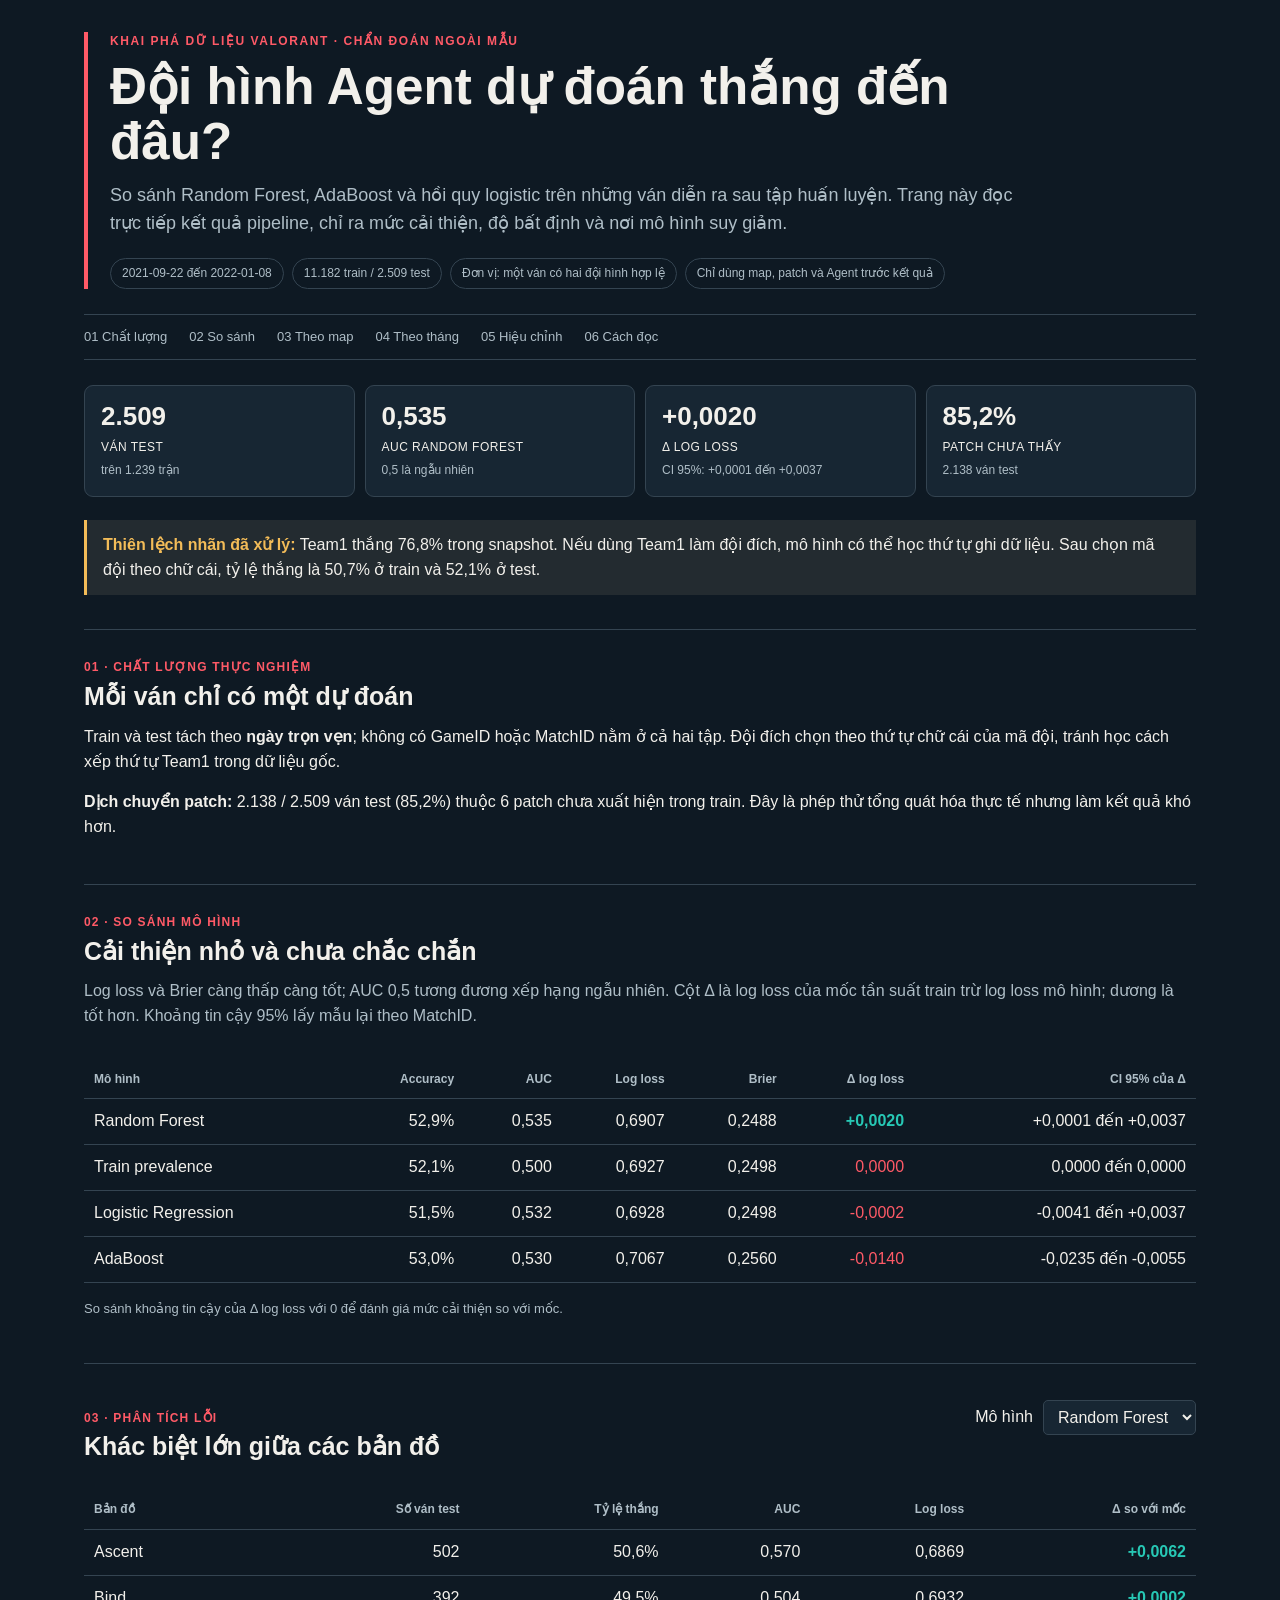
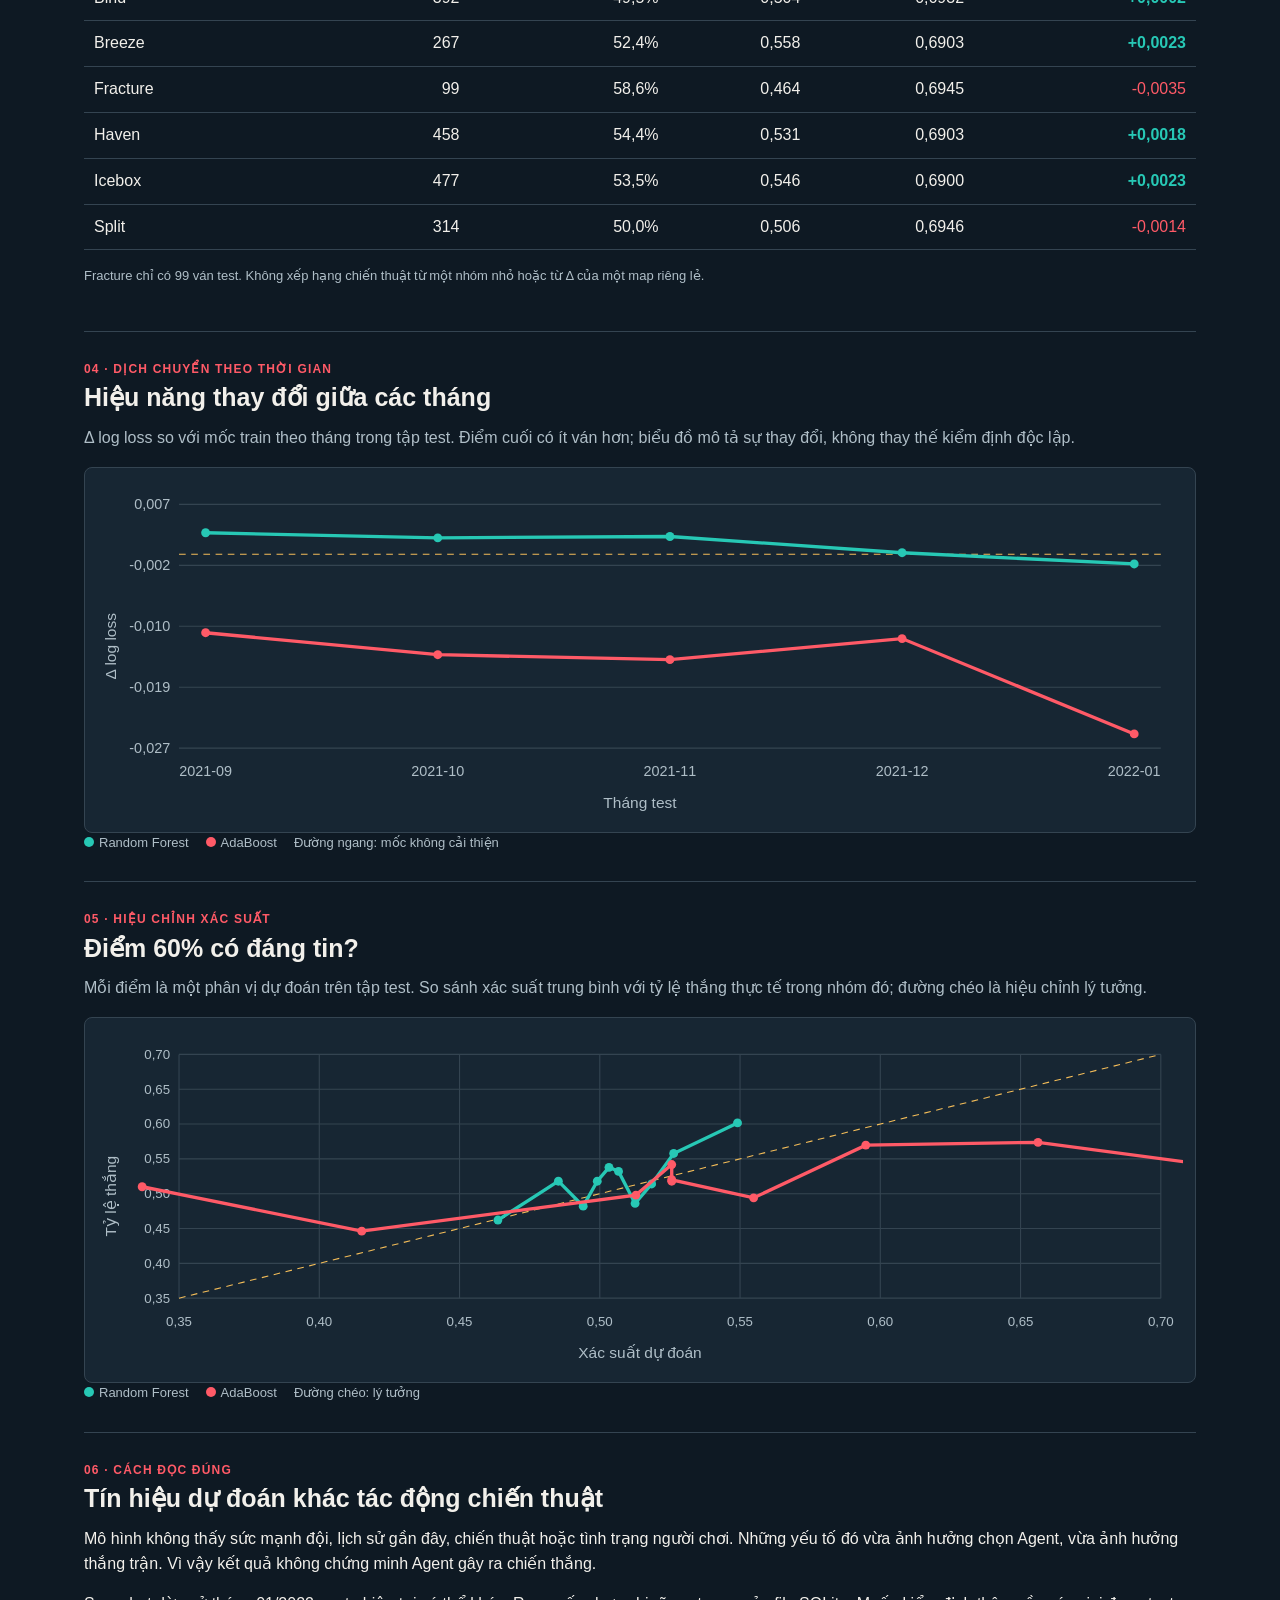
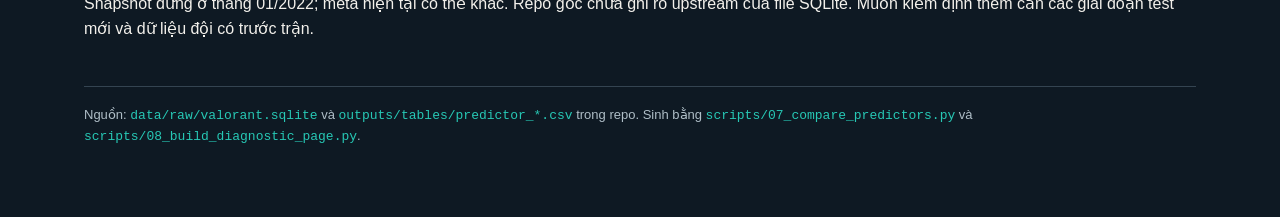
<file: dashboard/predictor_diagnostics.html>
<!doctype html>
<html lang="vi"><head><meta charset="utf-8"><meta name="viewport" content="width=device-width,initial-scale=1">
<title>Chẩn đoán mô hình dự đoán thắng Valorant</title>
<style>
:root{--bg:#0e1923;--surface:#172633;--line:#344451;--ink:#f2f0eb;--muted:#afbec7;--teal:#27c8b5;--red:#ff5a67;--amber:#f3bc58}
*{box-sizing:border-box}html{scroll-behavior:smooth}body{margin:0;background:var(--bg);color:var(--ink);font:16px/1.55 Arial,sans-serif}a{color:var(--teal)}
.wrap{max-width:1160px;margin:auto;padding:32px 24px 72px}.hero{border-left:4px solid var(--red);padding:0 0 0 22px}.eyebrow{color:var(--red);font-size:12px;font-weight:700;letter-spacing:.13em;text-transform:uppercase}
h1{font-size:clamp(32px,4vw,52px);line-height:1.08;max-width:900px;margin:8px 0 13px}h2{font-size:25px;margin:0 0 9px}p{margin:8px 0 16px}.lead{max-width:920px;color:var(--muted);font-size:18px}
.meta{display:flex;flex-wrap:wrap;gap:8px;margin-top:20px}.meta span{border:1px solid var(--line);border-radius:40px;padding:5px 11px;font-size:12px;color:var(--muted)}
nav{display:flex;gap:22px;flex-wrap:wrap;border-top:1px solid var(--line);border-bottom:1px solid var(--line);padding:12px 0;margin:25px 0;color:var(--muted);font-size:13px}nav a{text-decoration:none;color:inherit}nav a:hover{color:var(--ink)}
.kpis{display:grid;grid-template-columns:repeat(4,1fr);gap:10px}.kpi{background:var(--surface);border:1px solid var(--line);border-radius:9px;padding:16px}.kpi strong{display:block;font-size:26px;line-height:1.15}.kpi span{display:block;font-size:12px;letter-spacing:.04em;text-transform:uppercase;margin-top:6px}.kpi small{display:block;color:var(--muted);font-size:12px;margin-top:5px}
.notice{border-left:3px solid var(--amber);background:#232b30;padding:13px 16px;margin:23px 0 34px}.notice strong{color:var(--amber)}
section{padding:28px 0;border-top:1px solid var(--line)}.section-head{display:flex;align-items:baseline;justify-content:space-between;gap:20px}.kicker{color:var(--red);font-size:12px;font-weight:700;letter-spacing:.1em}.muted{color:var(--muted)}
.scroll{overflow-x:auto}.data{width:100%;border-collapse:collapse;margin:15px 0 8px;font-variant-numeric:tabular-nums}.data th,.data td{border-bottom:1px solid var(--line);padding:10px;text-align:right;white-space:nowrap}.data th:first-child,.data td:first-child{text-align:left}.data th{font-size:12px;color:var(--muted);font-weight:700}.data tbody tr:hover{background:var(--surface)}.data .best{color:var(--teal);font-weight:700}.data .bad{color:var(--red)}
.small{font-size:13px;color:var(--muted)}.grid{display:grid;grid-template-columns:1fr 1fr;gap:28px}.chart{width:100%;min-height:300px;background:var(--surface);border:1px solid var(--line);border-radius:8px;padding:12px}
.legend{display:flex;gap:17px;flex-wrap:wrap;font-size:13px;color:var(--muted)}.legend b{display:inline-block;width:10px;height:10px;border-radius:50%;margin-right:5px}.control{display:flex;align-items:center;gap:10px;margin:8px 0 6px}select{background:var(--surface);color:var(--ink);border:1px solid var(--line);padding:7px 10px;border-radius:5px;font:inherit}
footer{border-top:1px solid var(--line);padding-top:18px;color:var(--muted);font-size:13px}code{color:var(--teal)}
@media(max-width:800px){.kpis{grid-template-columns:repeat(2,1fr)}.grid{grid-template-columns:1fr}.wrap{padding:20px 14px 50px}.data{font-size:13px}.data th,.data td{padding:8px}}
</style></head><body><div class="wrap">
<header class="hero"><div class="eyebrow">Khai phá dữ liệu Valorant · Chẩn đoán ngoài mẫu</div>
<h1>Đội hình Agent dự đoán thắng đến đâu?</h1>
<p class="lead">So sánh Random Forest, AdaBoost và hồi quy logistic trên những ván diễn ra sau tập huấn luyện. Trang này đọc trực tiếp kết quả pipeline, chỉ ra mức cải thiện, độ bất định và nơi mô hình suy giảm.</p>
<div class="meta"><span id="dateRange"></span><span id="datasetSize"></span><span>Đơn vị: một ván có hai đội hình hợp lệ</span><span>Chỉ dùng map, patch và Agent trước kết quả</span></div></header>
<nav aria-label="Mục lục"><a href="#quality">01 Chất lượng</a><a href="#comparison">02 So sánh</a><a href="#maps">03 Theo map</a><a href="#time">04 Theo tháng</a><a href="#calibration">05 Hiệu chỉnh</a><a href="#limits">06 Cách đọc</a></nav>
<div class="kpis" id="kpis"></div><div class="notice" id="bias"></div>
<section id="quality"><div class="kicker">01 · CHẤT LƯỢNG THỰC NGHIỆM</div><h2>Mỗi ván chỉ có một dự đoán</h2>
<p>Train và test tách theo <strong>ngày trọn vẹn</strong>; không có GameID hoặc MatchID nằm ở cả hai tập. Đội đích chọn theo thứ tự chữ cái của mã đội, tránh học cách xếp thứ tự Team1 trong dữ liệu gốc.</p>
<p id="patchDrift"></p></section>
<section id="comparison"><div class="kicker">02 · SO SÁNH MÔ HÌNH</div><h2>Cải thiện nhỏ và chưa chắc chắn</h2>
<p class="muted">Log loss và Brier càng thấp càng tốt; AUC 0,5 tương đương xếp hạng ngẫu nhiên. Cột Δ là log loss của mốc tần suất train trừ log loss mô hình; dương là tốt hơn. Khoảng tin cậy 95% lấy mẫu lại theo MatchID.</p>
<div class="scroll"><table class="data" aria-label="Bảng mô hình" id="modelTable"><thead><tr><th>Mô hình</th><th>Accuracy</th><th>AUC</th><th>Log loss</th><th>Brier</th><th>Δ log loss</th><th>CI 95% của Δ</th></tr></thead><tbody></tbody></table></div>
<p class="small">So sánh khoảng tin cậy của Δ log loss với 0 để đánh giá mức cải thiện so với mốc.</p></section>
<section id="maps"><div class="section-head"><div><div class="kicker">03 · PHÂN TÍCH LỖI</div><h2>Khác biệt lớn giữa các bản đồ</h2></div><div class="control"><label for="mapModel">Mô hình</label><select id="mapModel"><option>Random Forest</option><option>AdaBoost</option></select></div></div>
<div class="scroll"><table class="data" aria-label="Hiệu năng theo bản đồ" id="mapTable"><thead><tr><th>Bản đồ</th><th>Số ván test</th><th>Tỷ lệ thắng</th><th>AUC</th><th>Log loss</th><th>Δ so với mốc</th></tr></thead><tbody></tbody></table></div><p class="small">Fracture chỉ có 99 ván test. Không xếp hạng chiến thuật từ một nhóm nhỏ hoặc từ Δ của một map riêng lẻ.</p></section>
<section id="time"><div class="kicker">04 · DỊCH CHUYỂN THEO THỜI GIAN</div><h2>Hiệu năng thay đổi giữa các tháng</h2><p class="muted">Δ log loss so với mốc train theo tháng trong tập test. Điểm cuối có ít ván hơn; biểu đồ mô tả sự thay đổi, không thay thế kiểm định độc lập.</p>
<div class="chart" id="monthChart" role="img" aria-label="Biểu đồ mức giảm log loss theo tháng"></div><div class="legend"><span><b style="background:var(--teal)"></b>Random Forest</span><span><b style="background:var(--red)"></b>AdaBoost</span><span>Đường ngang: mốc không cải thiện</span></div></section>
<section id="calibration"><div class="kicker">05 · HIỆU CHỈNH XÁC SUẤT</div><h2>Điểm 60% có đáng tin?</h2><p class="muted">Mỗi điểm là một phân vị dự đoán trên tập test. So sánh xác suất trung bình với tỷ lệ thắng thực tế trong nhóm đó; đường chéo là hiệu chỉnh lý tưởng.</p>
<div class="chart" id="calChart" role="img" aria-label="Biểu đồ hiệu chỉnh xác suất"></div><div class="legend"><span><b style="background:var(--teal)"></b>Random Forest</span><span><b style="background:var(--red)"></b>AdaBoost</span><span>Đường chéo: lý tưởng</span></div></section>
<section id="limits"><div class="kicker">06 · CÁCH ĐỌC ĐÚNG</div><h2>Tín hiệu dự đoán khác tác động chiến thuật</h2>
<p>Mô hình không thấy sức mạnh đội, lịch sử gần đây, chiến thuật hoặc tình trạng người chơi. Những yếu tố đó vừa ảnh hưởng chọn Agent, vừa ảnh hưởng thắng trận. Vì vậy kết quả không chứng minh Agent gây ra chiến thắng.</p>
<p>Snapshot dừng ở tháng 01/2022; meta hiện tại có thể khác. Repo gốc chưa ghi rõ upstream của file SQLite. Muốn kiểm định thêm cần các giai đoạn test mới và dữ liệu đội có trước trận.</p></section>
<footer>Nguồn: <code>data/raw/valorant.sqlite</code> và <code>outputs/tables/predictor_*.csv</code> trong repo. Sinh bằng <code>scripts/07_compare_predictors.py</code> và <code>scripts/08_build_diagnostic_page.py</code>.</footer></div>
<script>const DATA={"summary":[{"model":"Random Forest","n_train":11182,"n_test":2509,"test_accuracy":0.5292945397,"test_roc_auc":0.5347180229,"test_log_loss":0.6907128328,"test_brier":0.2487862314,"fit_predict_seconds":0.5555556,"delta_log_loss_vs_baseline":0.0019731484,"delta_ci_low":0.0001168245,"delta_ci_high":0.0036904477,"bootstrap_groups":1239,"bootstrap_replicates":2000},{"model":"Train prevalence","n_train":11182,"n_test":2509,"test_accuracy":0.5209246712,"test_roc_auc":0.5,"test_log_loss":0.6926859812,"test_brier":0.2497694122,"fit_predict_seconds":0.0,"delta_log_loss_vs_baseline":0.0,"delta_ci_low":0.0,"delta_ci_high":0.0,"bootstrap_groups":1239,"bootstrap_replicates":2000},{"model":"Logistic Regression","n_train":11182,"n_test":2509,"test_accuracy":0.5153447589,"test_roc_auc":0.531665854,"test_log_loss":0.6928420518,"test_brier":0.2498456899,"fit_predict_seconds":0.0448798,"delta_log_loss_vs_baseline":-0.0001560706,"delta_ci_low":-0.0041498656,"delta_ci_high":0.0036504284,"bootstrap_groups":1239,"bootstrap_replicates":2000},{"model":"AdaBoost","n_train":11182,"n_test":2509,"test_accuracy":0.5296931048,"test_roc_auc":0.5298501477,"test_log_loss":0.7066786251,"test_brier":0.2559534358,"fit_predict_seconds":1.3638112,"delta_log_loss_vs_baseline":-0.0139926439,"delta_ci_low":-0.0235392664,"delta_ci_high":-0.0054826954,"bootstrap_groups":1239,"bootstrap_replicates":2000}],"maps":[{"Map":"Ascent","model":"Random Forest","n_games":502,"win_rate":0.5059760956,"roc_auc":0.5702311405,"log_loss":0.686857127,"delta_log_loss_vs_baseline":0.0062192345},{"Map":"Ascent","model":"Train prevalence","n_games":502,"win_rate":0.5059760956,"roc_auc":0.5,"log_loss":0.6930763615,"delta_log_loss_vs_baseline":0.0},{"Map":"Ascent","model":"Logistic Regression","n_games":502,"win_rate":0.5059760956,"roc_auc":0.5547132969,"log_loss":0.6865196603,"delta_log_loss_vs_baseline":0.0065567012},{"Map":"Ascent","model":"AdaBoost","n_games":502,"win_rate":0.5059760956,"roc_auc":0.5515700406,"log_loss":0.6996219868,"delta_log_loss_vs_baseline":-0.0065456253},{"Map":"Bind","model":"Random Forest","n_games":392,"win_rate":0.4948979592,"roc_auc":0.5040482141,"log_loss":0.6931569673,"delta_log_loss_vs_baseline":0.0002086984},{"Map":"Bind","model":"Train prevalence","n_games":392,"win_rate":0.4948979592,"roc_auc":0.5,"log_loss":0.6933656657,"delta_log_loss_vs_baseline":0.0},{"Map":"Bind","model":"Logistic Regression","n_games":392,"win_rate":0.4948979592,"roc_auc":0.5257992294,"log_loss":0.6941830501,"delta_log_loss_vs_baseline":-0.0008173844},{"Map":"Bind","model":"AdaBoost","n_games":392,"win_rate":0.4948979592,"roc_auc":0.4994793294,"log_loss":0.7172107097,"delta_log_loss_vs_baseline":-0.023845044},{"Map":"Breeze","model":"Random Forest","n_games":267,"win_rate":0.5243445693,"roc_auc":0.5579583802,"log_loss":0.690342456,"delta_log_loss_vs_baseline":0.002254215},{"Map":"Breeze","model":"Train prevalence","n_games":267,"win_rate":0.5243445693,"roc_auc":0.5,"log_loss":0.692596671,"delta_log_loss_vs_baseline":0.0},{"Map":"Breeze","model":"Logistic Regression","n_games":267,"win_rate":0.5243445693,"roc_auc":0.5730033746,"log_loss":0.6909578601,"delta_log_loss_vs_baseline":0.0016388109},{"Map":"Breeze","model":"AdaBoost","n_games":267,"win_rate":0.5243445693,"roc_auc":0.5481721035,"log_loss":0.6875707275,"delta_log_loss_vs_baseline":0.0050259434},{"Map":"Fracture","model":"Random Forest","n_games":99,"win_rate":0.5858585859,"roc_auc":0.4644659378,"log_loss":0.6944749003,"delta_log_loss_vs_baseline":-0.0034846605},{"Map":"Fracture","model":"Train prevalence","n_games":99,"win_rate":0.5858585859,"roc_auc":0.5,"log_loss":0.6909902398,"delta_log_loss_vs_baseline":0.0},{"Map":"Fracture","model":"Logistic Regression","n_games":99,"win_rate":0.5858585859,"roc_auc":0.4623633305,"log_loss":0.7063270325,"delta_log_loss_vs_baseline":-0.0153367927},{"Map":"Fracture","model":"AdaBoost","n_games":99,"win_rate":0.5858585859,"roc_auc":0.4512195122,"log_loss":0.7143868349,"delta_log_loss_vs_baseline":-0.0233965952},{"Map":"Haven","model":"Random Forest","n_games":458,"win_rate":0.5436681223,"roc_auc":0.5308314598,"log_loss":0.6903025359,"delta_log_loss_vs_baseline":0.0017895028},{"Map":"Haven","model":"Train prevalence","n_games":458,"win_rate":0.5436681223,"roc_auc":0.5,"log_loss":0.6920920387,"delta_log_loss_vs_baseline":0.0},{"Map":"Haven","model":"Logistic Regression","n_games":458,"win_rate":0.5436681223,"roc_auc":0.5155550431,"log_loss":0.6925857329,"delta_log_loss_vs_baseline":-0.0004936941},{"Map":"Haven","model":"AdaBoost","n_games":458,"win_rate":0.5436681223,"roc_auc":0.5304567553,"log_loss":0.7010015807,"delta_log_loss_vs_baseline":-0.008909542},{"Map":"Icebox","model":"Random Forest","n_games":477,"win_rate":0.534591195,"roc_auc":0.5459282812,"log_loss":0.6899985842,"delta_log_loss_vs_baseline":0.0023304974},{"Map":"Icebox","model":"Train prevalence","n_games":477,"win_rate":0.534591195,"roc_auc":0.5,"log_loss":0.6923290816,"delta_log_loss_vs_baseline":0.0},{"Map":"Icebox","model":"Logistic Regression","n_games":477,"win_rate":0.534591195,"roc_auc":0.5435877054,"log_loss":0.6919158331,"delta_log_loss_vs_baseline":0.0004132485},{"Map":"Icebox","model":"AdaBoost","n_games":477,"win_rate":0.534591195,"roc_auc":0.5310369193,"log_loss":0.7063288984,"delta_log_loss_vs_baseline":-0.0139998168},{"Map":"Split","model":"Random Forest","n_games":314,"win_rate":0.5,"roc_auc":0.5062680028,"log_loss":0.6946380622,"delta_log_loss_vs_baseline":-0.0014056357},{"Map":"Split","model":"Train prevalence","n_games":314,"win_rate":0.5,"roc_auc":0.5,"log_loss":0.6932324265,"delta_log_loss_vs_baseline":0.0},{"Map":"Split","model":"Logistic Regression","n_games":314,"win_rate":0.5,"roc_auc":0.5003448416,"log_loss":0.7004071341,"delta_log_loss_vs_baseline":-0.0071747076},{"Map":"Split","model":"AdaBoost","n_games":314,"win_rate":0.5,"roc_auc":0.5203659378,"log_loss":0.7274412276,"delta_log_loss_vs_baseline":-0.034208801}],"months":[{"month":"2021-09","model":"Random Forest","n_games":324,"win_rate":0.5709876543,"roc_auc":0.5533346296,"log_loss":0.6883642094,"delta_log_loss_vs_baseline":0.003014383},{"month":"2021-09","model":"Train prevalence","n_games":324,"win_rate":0.5709876543,"roc_auc":0.5,"log_loss":0.6913785924,"delta_log_loss_vs_baseline":0.0},{"month":"2021-09","model":"Logistic Regression","n_games":324,"win_rate":0.5709876543,"roc_auc":0.5387905892,"log_loss":0.694011629,"delta_log_loss_vs_baseline":-0.0026330366},{"month":"2021-09","model":"AdaBoost","n_games":324,"win_rate":0.5709876543,"roc_auc":0.5282325491,"log_loss":0.7024055668,"delta_log_loss_vs_baseline":-0.0110269744},{"month":"2021-10","model":"Random Forest","n_games":637,"win_rate":0.5149136578,"roc_auc":0.5459241061,"log_loss":0.6905472066,"delta_log_loss_vs_baseline":0.0022957515},{"month":"2021-10","model":"Train prevalence","n_games":637,"win_rate":0.5149136578,"roc_auc":0.5,"log_loss":0.6928429581,"delta_log_loss_vs_baseline":0.0},{"month":"2021-10","model":"Logistic Regression","n_games":637,"win_rate":0.5149136578,"roc_auc":0.5432009235,"log_loss":0.6914101781,"delta_log_loss_vs_baseline":0.00143278},{"month":"2021-10","model":"AdaBoost","n_games":637,"win_rate":0.5149136578,"roc_auc":0.5322243271,"log_loss":0.7069567664,"delta_log_loss_vs_baseline":-0.0141138083},{"month":"2021-11","model":"Random Forest","n_games":1021,"win_rate":0.499510284,"roc_auc":0.5355128353,"log_loss":0.6907580085,"delta_log_loss_vs_baseline":0.0024872069},{"month":"2021-11","model":"Train prevalence","n_games":1021,"win_rate":0.499510284,"roc_auc":0.5,"log_loss":0.6932452154,"delta_log_loss_vs_baseline":0.0},{"month":"2021-11","model":"Logistic Regression","n_games":1021,"win_rate":0.499510284,"roc_auc":0.540197997,"log_loss":0.690783425,"delta_log_loss_vs_baseline":0.0024617904},{"month":"2021-11","model":"AdaBoost","n_games":1021,"win_rate":0.499510284,"roc_auc":0.5377153601,"log_loss":0.7080564276,"delta_log_loss_vs_baseline":-0.0148112122},{"month":"2021-12","model":"Random Forest","n_games":439,"win_rate":0.5580865604,"roc_auc":0.5248053861,"log_loss":0.6915050454,"delta_log_loss_vs_baseline":0.0002104576},{"month":"2021-12","model":"Train prevalence","n_games":439,"win_rate":0.5580865604,"roc_auc":0.5,"log_loss":0.6917155029,"delta_log_loss_vs_baseline":0.0},{"month":"2021-12","model":"Logistic Regression","n_games":439,"win_rate":0.5580865604,"roc_auc":0.5126446455,"log_loss":0.6984366259,"delta_log_loss_vs_baseline":-0.006721123},{"month":"2021-12","model":"AdaBoost","n_games":439,"win_rate":0.5580865604,"roc_auc":0.5276562171,"log_loss":0.7035626399,"delta_log_loss_vs_baseline":-0.0118471369},{"month":"2022-01","model":"Random Forest","n_games":88,"win_rate":0.4431818182,"roc_auc":0.4618001047,"log_loss":0.6960827433,"delta_log_loss_vs_baseline":-0.0013665168},{"month":"2022-01","model":"Train prevalence","n_games":88,"win_rate":0.4431818182,"roc_auc":0.5,"log_loss":0.6947162265,"delta_log_loss_vs_baseline":0.0},{"month":"2022-01","model":"Logistic Regression","n_games":88,"win_rate":0.4431818182,"roc_auc":0.4848246991,"log_loss":0.6948761488,"delta_log_loss_vs_baseline":-0.0001599222},{"month":"2022-01","model":"AdaBoost","n_games":88,"win_rate":0.4431818182,"roc_auc":0.4848246991,"log_loss":0.719956763,"delta_log_loss_vs_baseline":-0.0252405364}],"calibration":[{"model":"Random Forest","decile":1,"n_games":251,"mean_predicted":0.4636807358,"observed_win_rate":0.4621513944},{"model":"Random Forest","decile":2,"n_games":251,"mean_predicted":0.4852301828,"observed_win_rate":0.5179282869},{"model":"Random Forest","decile":3,"n_games":251,"mean_predicted":0.4940847437,"observed_win_rate":0.4820717131},{"model":"Random Forest","decile":4,"n_games":251,"mean_predicted":0.4991002505,"observed_win_rate":0.5179282869},{"model":"Random Forest","decile":5,"n_games":251,"mean_predicted":0.5032738558,"observed_win_rate":0.5378486056},{"model":"Random Forest","decile":6,"n_games":250,"mean_predicted":0.5066794893,"observed_win_rate":0.532},{"model":"Random Forest","decile":7,"n_games":251,"mean_predicted":0.5125864305,"observed_win_rate":0.4860557769},{"model":"Random Forest","decile":8,"n_games":251,"mean_predicted":0.5184772883,"observed_win_rate":0.5139442231},{"model":"Random Forest","decile":9,"n_games":251,"mean_predicted":0.526340044,"observed_win_rate":0.5577689243},{"model":"Random Forest","decile":10,"n_games":251,"mean_predicted":0.5490943207,"observed_win_rate":0.6015936255},{"model":"Logistic Regression","decile":1,"n_games":251,"mean_predicted":0.4098830744,"observed_win_rate":0.4661354582},{"model":"Logistic Regression","decile":2,"n_games":251,"mean_predicted":0.4447451501,"observed_win_rate":0.4860557769},{"model":"Logistic Regression","decile":3,"n_games":251,"mean_predicted":0.4649252082,"observed_win_rate":0.5219123506},{"model":"Logistic Regression","decile":4,"n_games":251,"mean_predicted":0.4763486443,"observed_win_rate":0.4940239044},{"model":"Logistic Regression","decile":5,"n_games":251,"mean_predicted":0.4889934549,"observed_win_rate":0.5378486056},{"model":"Logistic Regression","decile":6,"n_games":250,"mean_predicted":0.4977688103,"observed_win_rate":0.516},{"model":"Logistic Regression","decile":7,"n_games":251,"mean_predicted":0.5085118397,"observed_win_rate":0.5537848606},{"model":"Logistic Regression","decile":8,"n_games":251,"mean_predicted":0.522834071,"observed_win_rate":0.5019920319},{"model":"Logistic Regression","decile":9,"n_games":251,"mean_predicted":0.54146156,"observed_win_rate":0.5856573705},{"model":"Logistic Regression","decile":10,"n_games":251,"mean_predicted":0.5802360751,"observed_win_rate":0.5458167331},{"model":"AdaBoost","decile":1,"n_games":251,"mean_predicted":0.3368540878,"observed_win_rate":0.5099601594},{"model":"AdaBoost","decile":2,"n_games":251,"mean_predicted":0.4151324989,"observed_win_rate":0.4462151394},{"model":"AdaBoost","decile":3,"n_games":251,"mean_predicted":0.5128686918,"observed_win_rate":0.4980079681},{"model":"AdaBoost","decile":4,"n_games":251,"mean_predicted":0.5256411794,"observed_win_rate":0.5418326693},{"model":"AdaBoost","decile":5,"n_games":251,"mean_predicted":0.5256411794,"observed_win_rate":0.5179282869},{"model":"AdaBoost","decile":6,"n_games":250,"mean_predicted":0.5256411794,"observed_win_rate":0.52},{"model":"AdaBoost","decile":7,"n_games":251,"mean_predicted":0.5548423123,"observed_win_rate":0.4940239044},{"model":"AdaBoost","decile":8,"n_games":251,"mean_predicted":0.5948274444,"observed_win_rate":0.5697211155},{"model":"AdaBoost","decile":9,"n_games":251,"mean_predicted":0.6562366633,"observed_win_rate":0.5737051793},{"model":"AdaBoost","decile":10,"n_games":251,"mean_predicted":0.7232299506,"observed_win_rate":0.5378486056}],"split":{"train_first":"2020-06-08","train_last":"2021-09-21","test_first":"2021-09-22","test_last":"2022-01-08","n_games":13691,"n_train":11182,"n_test":2509,"n_train_matches":5340,"n_test_matches":1239,"positive_rate_train":0.5065283491325344,"positive_rate_test":0.5209246711837385,"features":["Map","Patch","agent_astra","agent_breach","agent_brimstone","agent_chamber","agent_cypher","agent_jett","agent_kayo","agent_killjoy","agent_omen","agent_phoenix","agent_raze","agent_reyna","agent_sage","agent_skye","agent_sova","agent_viper","agent_yoru"],"split":"80% of unique dates for training; remaining dates for test","raw_team1_win_rate":0.7676575852749982,"unseen_patch_test_games":2138,"unseen_patch_test_labels":["Patch 3.06","Patch 3.07","Patch 3.08","Patch 3.09","Patch 3.10","Patch 3.12"]}};
const fmt=(x,n=3)=>Number(x).toFixed(n).replace('.',','); const pct=x=>fmt(x*100,1)+'%'; const signed=x=>(x>0?'+':'')+fmt(x,4);
const split=DATA.split, summary=DATA.summary;
document.querySelector('#dateRange').textContent=split.test_first+' đến '+split.test_last;
document.querySelector('#datasetSize').textContent=split.n_train.toLocaleString('vi-VN')+' train / '+split.n_test.toLocaleString('vi-VN')+' test';
const best=summary.find(x=>x.model==='Random Forest'); const unseen=split.unseen_patch_test_games;
document.querySelector('#kpis').innerHTML=[
 ['Ván test',split.n_test.toLocaleString('vi-VN'),'trên '+split.n_test_matches.toLocaleString('vi-VN')+' trận'],
 ['AUC Random Forest',fmt(best.test_roc_auc),'0,5 là ngẫu nhiên'],
 ['Δ log loss',signed(best.delta_log_loss_vs_baseline),'CI 95%: '+signed(best.delta_ci_low)+' đến '+signed(best.delta_ci_high)],
 ['Patch chưa thấy',pct(unseen/split.n_test),unseen.toLocaleString('vi-VN')+' ván test']]
 .map(([v,a,b])=>'<div class="kpi"><strong>'+a+'</strong><span>'+v+'</span><small>'+b+'</small></div>').join('');
document.querySelector('#bias').innerHTML='<strong>Thiên lệch nhãn đã xử lý:</strong> Team1 thắng '+pct(split.raw_team1_win_rate)+' trong snapshot. Nếu dùng Team1 làm đội đích, mô hình có thể học thứ tự ghi dữ liệu. Sau chọn mã đội theo chữ cái, tỷ lệ thắng là '+pct(split.positive_rate_train)+' ở train và '+pct(split.positive_rate_test)+' ở test.';
document.querySelector('#patchDrift').innerHTML='<strong>Dịch chuyển patch:</strong> '+unseen.toLocaleString('vi-VN')+' / '+split.n_test.toLocaleString('vi-VN')+' ván test ('+pct(unseen/split.n_test)+') thuộc '+split.unseen_patch_test_labels.length+' patch chưa xuất hiện trong train. Đây là phép thử tổng quát hóa thực tế nhưng làm kết quả khó hơn.';
document.querySelector('#modelTable tbody').innerHTML=summary.map(x=>'<tr><td>'+x.model+'</td><td>'+pct(x.test_accuracy)+'</td><td>'+fmt(x.test_roc_auc)+'</td><td>'+fmt(x.test_log_loss,4)+'</td><td>'+fmt(x.test_brier,4)+'</td><td class="'+(x.delta_log_loss_vs_baseline>0?'best':'bad')+'">'+signed(x.delta_log_loss_vs_baseline)+'</td><td>'+signed(x.delta_ci_low)+' đến '+signed(x.delta_ci_high)+'</td></tr>').join('');
function maps(){const model=document.querySelector('#mapModel').value;document.querySelector('#mapTable tbody').innerHTML=DATA.maps.filter(x=>x.model===model).map(x=>'<tr><td>'+x.Map+'</td><td>'+x.n_games.toLocaleString('vi-VN')+'</td><td>'+pct(x.win_rate)+'</td><td>'+fmt(x.roc_auc)+'</td><td>'+fmt(x.log_loss,4)+'</td><td class="'+(x.delta_log_loss_vs_baseline>0?'best':'bad')+'">'+signed(x.delta_log_loss_vs_baseline)+'</td></tr>').join('')};document.querySelector('#mapModel').addEventListener('change',maps);maps();
function svgLine(container,series,xValues,yMin,yMax,xLabel,yLabel,reference){const W=980,H=300,L=74,R=20,T=22,B=58;const X=i=>L+24+i*(W-L-R-48)/(xValues.length-1);const Y=v=>T+(yMax-v)*(H-T-B)/(yMax-yMin);let html='<svg viewBox="0 0 '+W+' '+H+'" style="width:100%;height:auto" xmlns="http://www.w3.org/2000/svg">';
 for(let i=0;i<5;i++){let v=yMin+i*(yMax-yMin)/4;html+='<line x1="'+L+'" x2="'+(W-R)+'" y1="'+Y(v)+'" y2="'+Y(v)+'" stroke="#344451"/><text x="'+(L-8)+'" y="'+(Y(v)+4)+'" text-anchor="end" fill="#afbec7" font-size="13">'+fmt(v,3)+'</text>'}
 if(reference!==null)html+='<line x1="'+L+'" x2="'+(W-R)+'" y1="'+Y(reference)+'" y2="'+Y(reference)+'" stroke="#f3bc58" stroke-dasharray="6 5"/>';
 xValues.forEach((v,i)=>html+='<text x="'+X(i)+'" y="'+(H-33)+'" text-anchor="middle" fill="#afbec7" font-size="13">'+v+'</text>');
 series.forEach(s=>{html+='<polyline fill="none" stroke="'+s.color+'" stroke-width="3" points="'+s.values.map((v,i)=>X(i)+','+Y(v)).join(' ')+'"/>';s.values.forEach((v,i)=>html+='<circle cx="'+X(i)+'" cy="'+Y(v)+'" r="4" fill="'+s.color+'"/>')});
 html+='<text x="'+(W/2)+'" y="'+(H-4)+'" text-anchor="middle" fill="#afbec7" font-size="14">'+xLabel+'</text><text transform="translate(17 '+H/2+') rotate(-90)" text-anchor="middle" fill="#afbec7" font-size="14">'+yLabel+'</text></svg>';container.innerHTML=html}
const months=[...new Set(DATA.months.map(x=>x.month))];const modelColors={'Random Forest':'#27c8b5',AdaBoost:'#ff5a67'};
svgLine(document.querySelector('#monthChart'),['Random Forest','AdaBoost'].map(model=>({color:modelColors[model],values:months.map(m=>DATA.months.find(x=>x.model===model&&x.month===m).delta_log_loss_vs_baseline)})),months,Math.min(-.005,...DATA.months.filter(x=>x.model==='Random Forest'||x.model==='AdaBoost').map(x=>x.delta_log_loss_vs_baseline))-.002,Math.max(.005,...DATA.months.filter(x=>x.model==='Random Forest'||x.model==='AdaBoost').map(x=>x.delta_log_loss_vs_baseline))+.002,'Tháng test','Δ log loss',0);
const cal=DATA.calibration;const deciles=[...new Set(cal.map(x=>x.decile))];const W=980,H=300,L=74,R=20,T=22,B=58;const X=v=>L+(v-.35)*(W-L-R)/.35,Y=v=>T+(.7-v)*(H-T-B)/.35;let c='<svg viewBox="0 0 '+W+' '+H+'" style="width:100%;height:auto" xmlns="http://www.w3.org/2000/svg">';
for(let v=.35;v<=.701;v+=.05){c+='<line x1="'+X(v)+'" x2="'+X(v)+'" y1="'+T+'" y2="'+(H-B)+'" stroke="#344451"/><line x1="'+L+'" x2="'+(W-R)+'" y1="'+Y(v)+'" y2="'+Y(v)+'" stroke="#344451"/><text x="'+X(v)+'" y="'+(H-33)+'" text-anchor="middle" fill="#afbec7" font-size="12">'+fmt(v,2)+'</text><text x="'+(L-8)+'" y="'+(Y(v)+4)+'" text-anchor="end" fill="#afbec7" font-size="12">'+fmt(v,2)+'</text>'}
c+='<line x1="'+X(.35)+'" y1="'+Y(.35)+'" x2="'+X(.7)+'" y2="'+Y(.7)+'" stroke="#f3bc58" stroke-dasharray="6 5"/>';
for(const model of ['Random Forest','AdaBoost']){const rows=cal.filter(x=>x.model===model);c+='<polyline fill="none" stroke="'+modelColors[model]+'" stroke-width="3" points="'+rows.map(x=>X(x.mean_predicted)+','+Y(x.observed_win_rate)).join(' ')+'"/>';rows.forEach(x=>c+='<circle cx="'+X(x.mean_predicted)+'" cy="'+Y(x.observed_win_rate)+'" r="4" fill="'+modelColors[model]+'"/>')}
c+='<text x="'+W/2+'" y="'+(H-4)+'" text-anchor="middle" fill="#afbec7" font-size="14">Xác suất dự đoán</text><text transform="translate(17 '+H/2+') rotate(-90)" text-anchor="middle" fill="#afbec7" font-size="14">Tỷ lệ thắng</text></svg>';document.querySelector('#calChart').innerHTML=c;
</script></body></html>
</file>
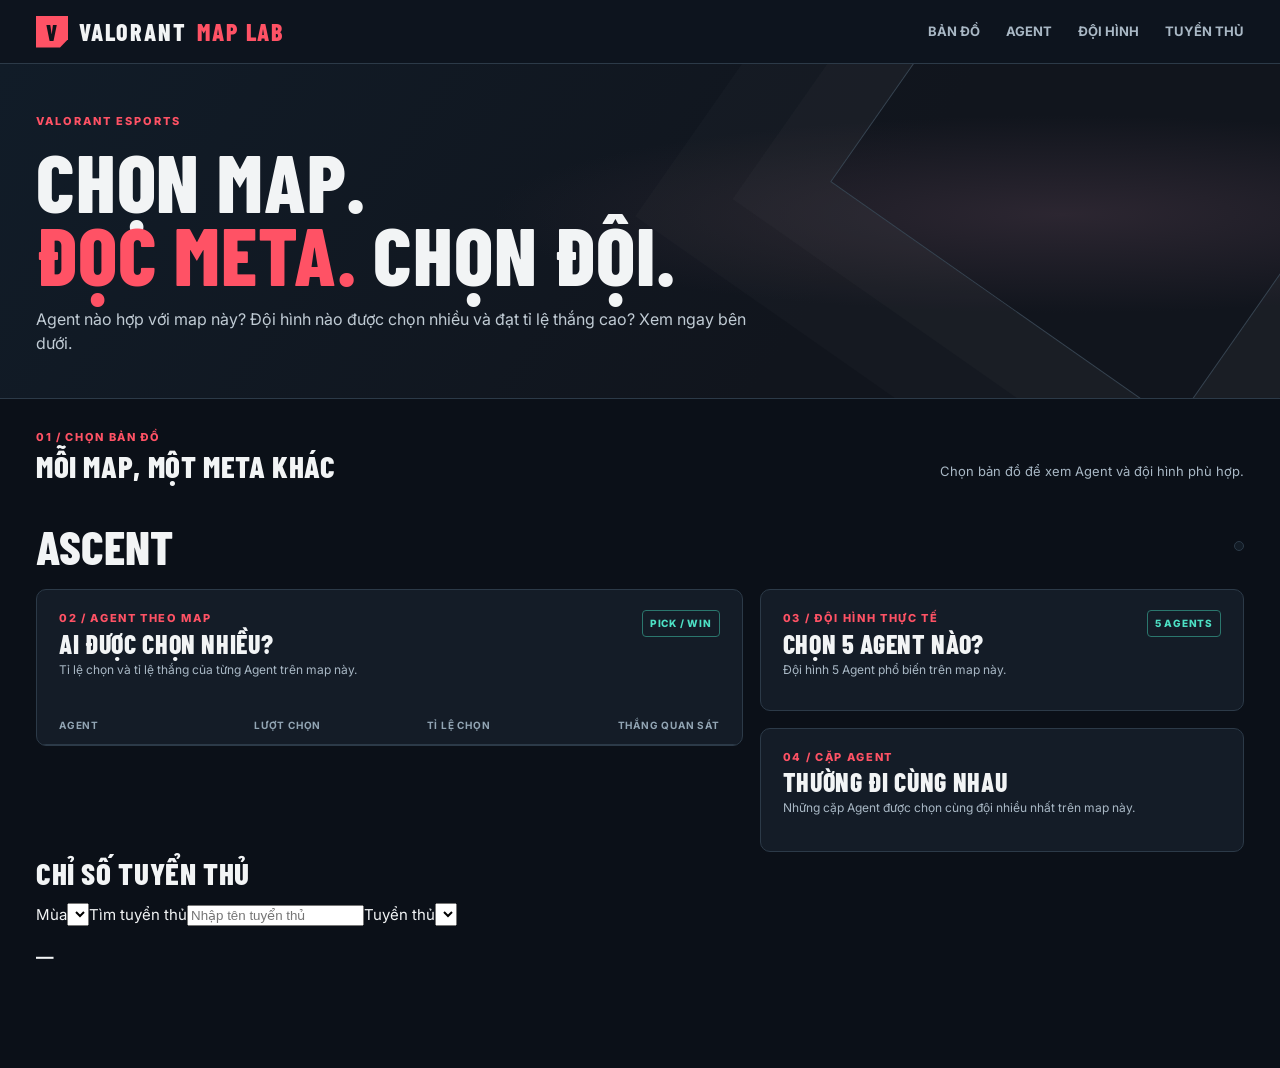
<file: dashboard/public_template.html>
<!doctype html>
<html lang="vi">
<head>
<meta charset="utf-8"><meta name="viewport" content="width=device-width, initial-scale=1">
<title>VALORANT MAP LAB · Agent & đội hình theo map</title>
<meta name="description" content="Khám phá Agent, đội hình 5 người và tỉ lệ thắng quan sát được theo bản đồ từ dữ liệu giải đấu Valorant 2020–2022.">
<style>
@import url('https://fonts.googleapis.com/css2?family=Barlow+Condensed:wght@500;600;700;800&family=Inter:wght@400;500;600;700;800&display=swap');
:root{--bg:#0b1018;--panel:#141c27;--panel2:#1a2531;--line:#2c3a48;--text:#f2f4f5;--muted:#a9b8c5;--red:#ff5265;--mint:#4de0c4;--gold:#ffc873;--blue:#7eb6ff}
*{box-sizing:border-box}html{scroll-behavior:smooth}body{margin:0;background:var(--bg);color:var(--text);font:15px/1.5 Inter,Arial,sans-serif}button,select{font:inherit}button{cursor:pointer}a{color:inherit;text-decoration:none}.shell{max-width:1390px;margin:auto;padding:0 36px}.top{height:64px;border-bottom:1px solid var(--line);background:#0d141e;display:flex;align-items:center}.top .shell{width:100%;display:flex;align-items:center;justify-content:space-between;gap:20px}.brand{display:flex;align-items:center;gap:11px;font:800 24px/1 'Barlow Condensed',Arial,sans-serif;letter-spacing:.075em}.brand-mark{display:inline-grid;place-items:center;width:32px;height:32px;background:var(--red);color:#10131a;clip-path:polygon(0 0,100% 0,100% 74%,75% 100%,0 100%);font:800 22px/1 'Barlow Condensed'}.brand em{font-style:normal;color:var(--red)}.top nav{display:flex;gap:26px;color:var(--muted);font-size:13px;font-weight:700}.top nav a:hover{color:#fff}.top .era{color:var(--mint);font:700 11px Inter;letter-spacing:.1em;border:1px solid #2a665f;border-radius:100px;padding:7px 10px}
.hero{position:relative;overflow:hidden;border-bottom:1px solid var(--line);background:radial-gradient(ellipse at 83% 45%,#2c2631 0,transparent 38%),linear-gradient(125deg,#111c28,#11151d 65%)}.hero:after{content:"";position:absolute;width:420px;height:420px;right:-55px;top:-145px;border:1px solid #364350;transform:rotate(35deg);box-shadow:0 0 0 70px #ffffff05,0 0 0 140px #ffffff04;pointer-events:none}.hero .shell{position:relative;z-index:1;padding-top:49px;padding-bottom:43px}.eyebrow{color:var(--red);font-size:11px;font-weight:800;letter-spacing:.18em;text-transform:uppercase}.hero h1{font:800 clamp(48px,6.4vw,86px)/.9 'Barlow Condensed',Impact,sans-serif;letter-spacing:.01em;text-transform:uppercase;margin:14px 0 16px;max-width:850px}.hero h1 span{color:var(--red)}.hero p{max-width:730px;color:#c0cbd4;font-size:16px;margin:0}
.layout{padding-top:30px;padding-bottom:80px}.section-line{display:flex;justify-content:space-between;align-items:end;gap:20px;margin-bottom:15px}.overline{color:var(--red);font-size:11px;font-weight:800;letter-spacing:.15em;text-transform:uppercase}.section-line h2{font:800 31px/1 'Barlow Condensed',Arial,sans-serif;letter-spacing:.02em;text-transform:uppercase;margin:5px 0 0}.section-line p{margin:0;color:var(--muted);font-size:13px;max-width:700px}.maps{display:grid;grid-template-columns:repeat(7,1fr);gap:9px}.map-tab{position:relative;min-height:70px;text-align:left;overflow:hidden;background:var(--panel);border:1px solid var(--line);border-radius:8px;color:#fff;padding:14px 14px 12px;transition:transform .18s,border-color .18s}.map-tab:hover{transform:translateY(-3px);border-color:#657889}.map-tab.active{border-color:var(--red);background:linear-gradient(145deg,#342634,#18212c)}.map-tab:before{content:"";position:absolute;right:-18px;top:10px;width:78px;height:78px;border:1px solid #ffffff17;transform:rotate(45deg)}.map-tab strong{position:relative;display:block;font:800 24px/1 'Barlow Condensed',Arial;text-transform:uppercase;letter-spacing:.03em}
.toolbar{display:flex;align-items:center;justify-content:space-between;gap:20px;margin:26px 0 19px;flex-wrap:wrap}.context{display:flex;align-items:baseline;gap:13px}.context h2{font:800 48px/1 'Barlow Condensed',Arial;text-transform:uppercase;margin:0}.context span{color:var(--muted);font-size:12px}.period{display:flex;gap:5px;padding:4px;background:#121b25;border:1px solid var(--line);border-radius:8px}.period button{border:0;border-radius:5px;background:transparent;color:var(--muted);padding:8px 12px;font-size:12px;font-weight:700}.period button.active{background:var(--red);color:#16181d}.period button:hover:not(.active){color:#fff;background:#273543}
.main-grid{margin-top:8px;display:grid;align-items:start;grid-template-columns:minmax(0,1.46fr) minmax(330px,1fr);gap:17px}.panel{background:var(--panel);border:1px solid var(--line);border-radius:10px;overflow:hidden}.panel-head{padding:20px 22px 14px;display:flex;justify-content:space-between;align-items:start;gap:12px}.panel-head h3{font:800 26px/1 'Barlow Condensed',Arial;text-transform:uppercase;letter-spacing:.025em;margin:4px 0 4px}.panel-head p{color:var(--muted);font-size:12px;margin:0}.tag{font-size:10px;font-weight:800;letter-spacing:.08em;text-transform:uppercase;color:var(--mint);border:1px solid #2b766d;border-radius:4px;padding:5px 7px;white-space:nowrap}.agent-table{width:100%;border-collapse:collapse}.agent-table th{text-align:left;color:#92a5b4;font-size:10px;letter-spacing:.08em;text-transform:uppercase;padding:11px 22px;border-bottom:1px solid var(--line)}.agent-table td{padding:11px 22px;border-bottom:1px solid #293541;font-size:13px}.agent-table tr:last-child td{border-bottom:0}.agent-table tbody tr:hover{background:#202c38}.agent-table th:nth-child(n+2),.agent-table td:nth-child(n+2){text-align:right}.agent-name{display:flex;align-items:center;gap:10px;font-weight:800;text-transform:capitalize}.avatar{flex:none;width:32px;height:32px;display:grid;place-items:center;background:#34404e;border:1px solid #607081;border-radius:6px;font:800 19px/1 'Barlow Condensed';color:#fff}.avatar.duelist{background:#573139;border-color:#c0656c}.avatar.initiator{background:#544938;border-color:#aa8956}.avatar.controller{background:#31515a;border-color:#5cabb1}.avatar.sentinel{background:#3f4b64;border-color:#718cb9}.role{display:block;font-size:10px;font-weight:500;color:var(--muted);text-transform:capitalize}.rate{display:flex;align-items:center;justify-content:flex-end;gap:9px;font-variant-numeric:tabular-nums}.bar{display:block;width:74px;height:5px;background:#394655;border-radius:4px;overflow:hidden}.bar i{display:block;height:100%;background:var(--red);border-radius:4px}.rate.win .bar i{background:var(--mint)}.subtle{color:var(--muted);font-size:11px}.table-controls{display:flex;gap:8px;padding:0 22px 14px;flex-wrap:wrap}.table-controls button{background:#202b37;border:1px solid #394956;border-radius:20px;color:var(--muted);padding:5px 9px;font-size:11px;font-weight:700}.table-controls button.active{color:#fff;border-color:var(--red);background:#56323a}.table-wrap{overflow-x:auto}
.featured{padding:19px 20px;margin:0 20px 15px;background:linear-gradient(135deg,#28323d,#202b37);border:1px solid #455763;border-left:3px solid var(--mint);border-radius:7px}.featured .mini{color:var(--mint);font-size:10px;font-weight:800;letter-spacing:.11em;text-transform:uppercase}.featured h4{font:800 23px/1 'Barlow Condensed';text-transform:uppercase;margin:6px 0 11px}.chips{display:flex;gap:5px;flex-wrap:wrap}.chip{font-size:11px;font-weight:700;text-transform:capitalize;border:1px solid #50616e;border-radius:4px;background:#17222d;padding:5px 7px;white-space:nowrap}.chip.duelist{border-color:#a75a64;color:#ffb3bb}.chip.initiator{border-color:#9a8052;color:#f5d7a5}.chip.controller{border-color:#4f8e92;color:#b6eeee}.chip.sentinel{border-color:#6b80a8;color:#b9ccf9}.comp-metrics{display:flex;gap:15px;flex-wrap:wrap;margin-top:13px;font-size:11px;color:var(--muted)}.comp-metrics b{font-size:13px;color:#fff}.comp-list{padding:0 20px 17px}.comp-row{padding:13px 0;border-top:1px solid #31404d}.comp-row .topline{display:flex;justify-content:space-between;align-items:center;gap:10px;margin-bottom:8px}.rank{color:var(--red);font:800 18px/1 'Barlow Condensed'}.comp-row .metrics{display:flex;gap:13px;color:var(--muted);font-size:11px;white-space:nowrap}.comp-row .metrics b{color:white}.caution{font-size:11px;color:#e5bd8f;background:#49392855;border-top:1px solid #68523b;padding:12px 20px}.empty{padding:24px;color:var(--muted);font-size:13px}
.side-stack{display:grid;gap:17px;align-content:start}.pair-grid{display:grid;grid-template-columns:repeat(2,1fr);gap:8px;padding:0 20px 20px}.pair{border:1px solid #334451;background:#1d2a36;border-radius:6px;padding:11px 12px}.pair b{display:block;font-size:12px;text-transform:capitalize}.pair span{display:block;color:var(--muted);font-size:11px;margin-top:5px}.event-list{padding:0 20px 18px}.event{display:flex;justify-content:space-between;gap:15px;padding:10px 0;border-top:1px solid #2e3b48;font-size:12px}.event span{color:var(--muted)}.event b{white-space:nowrap;color:var(--mint)}
@media(max-width:1100px){.maps{grid-template-columns:repeat(4,1fr)}.main-grid{grid-template-columns:1fr}}
@media(max-width:680px){.shell{padding-left:16px;padding-right:16px}.top nav{display:none}.hero .shell{padding-top:34px;padding-bottom:32px}.hero h1{font-size:52px}.hero p{font-size:14px}.maps{grid-template-columns:repeat(2,1fr)}.map-tab{min-height:64px}.map-tab small{margin-top:12px}.toolbar{align-items:start}.context h2{font-size:40px}.period{width:100%;overflow-x:auto}.period button{flex:1;min-width:max-content}.section-line{display:block}.section-line p{margin-top:7px}.agent-table th,.agent-table td{padding-left:12px;padding-right:12px}.agent-table td{font-size:12px}.bar{width:42px}.pair-grid{grid-template-columns:1fr}.featured{margin:0 12px 12px}.comp-list{padding:0 12px 12px}.panel-head{padding-left:14px;padding-right:14px}.table-controls{padding-left:14px;padding-right:14px}}
__PLAYER_CSS__
.player-cluster{margin-top:16px;padding:15px;background:#1d2b36;border:1px solid #3b5160;border-radius:7px}.player-cluster strong{display:block;font-size:16px;color:var(--mint)}.player-cluster p{font-size:12px;color:var(--muted);margin:5px 0}.player-cluster small{color:var(--muted);font-size:11px}</style>
</head>
<body>
<header class="top"><div class="shell"><a class="brand" href="#top"><span class="brand-mark">V</span>VALORANT <em>MAP LAB</em></a><nav aria-label="Điều hướng"><a href="#maps">BẢN ĐỒ</a><a href="#agents">AGENT</a><a href="#lineups">ĐỘI HÌNH</a><a href="#players">TUYỂN THỦ</a></nav></div></header>
<section class="hero" id="top"><div class="shell"><div class="eyebrow">VALORANT ESPORTS</div><h1>CHỌN MAP.<br><span>ĐỌC META.</span> CHỌN ĐỘI.</h1><p>Agent nào hợp với map này? Đội hình nào được chọn nhiều và đạt tỉ lệ thắng cao? Xem ngay bên dưới.</p></div></section>
<main class="shell layout"><section id="maps"><div class="section-line"><div><div class="overline">01 / CHỌN BẢN ĐỒ</div><h2>Mỗi map, một meta khác</h2></div><p>Chọn bản đồ để xem Agent và đội hình phù hợp.</p></div><div class="maps" id="mapTabs" role="tablist" aria-label="Chọn bản đồ"></div></section>
<div class="toolbar"><div class="context"><h2 id="mapTitle">ASCENT</h2></div><div class="period" id="periodTabs" role="tablist" aria-label="Chọn giai đoạn"></div></div>
<div class="main-grid"><section class="panel" id="agents"><div class="panel-head"><div><div class="overline">02 / AGENT THEO MAP</div><h3>Ai được chọn nhiều?</h3><p>Tỉ lệ chọn và tỉ lệ thắng của từng Agent trên map này.</p></div><span class="tag">PICK / WIN</span></div><div class="table-controls" id="roleFilters"></div><div class="table-wrap"><table class="agent-table"><thead><tr><th>Agent</th><th>Lượt chọn</th><th>Tỉ lệ chọn</th><th>Thắng quan sát</th></tr></thead><tbody id="agentRows"></tbody></table></div></section>
<div class="side-stack"><section class="panel" id="lineups"><div class="panel-head"><div><div class="overline">03 / ĐỘI HÌNH THỰC TẾ</div><h3>Chọn 5 Agent nào?</h3><p>Đội hình 5 Agent phổ biến trên map này.</p></div><span class="tag">5 AGENTS</span></div><div id="featured"></div><div class="comp-list" id="compList"></div></section>
<section class="panel"><div class="panel-head"><div><div class="overline">04 / CẶP AGENT</div><h3>Thường đi cùng nhau</h3><p>Những cặp Agent được chọn cùng đội nhiều nhất trên map này.</p></div></div><div class="pair-grid" id="pairs"></div></section></div></div>
<section class="player-section" id="players"><div class="section-line"><div><h2>Chỉ số tuyển thủ</h2></div></div><div class="player-controls"><label>Mùa<select id="playerSeason" aria-label="Mùa VCT"></select></label><label>Tìm tuyển thủ<input id="playerSearch" type="search" placeholder="Nhập tên tuyển thủ" aria-label="Tìm tuyển thủ"></label><label>Tuyển thủ<select id="playerSelect" aria-label="Chọn tuyển thủ"></select></label></div><div class="player-grid"><div class="player-radar-card"><div class="player-heading"><div><h3 id="playerName">—</h3></div></div><div id="radarChart" role="img" aria-label="Biểu đồ sáu chỉ số tuyển thủ"></div><div class="player-raw" id="playerRaw"></div><div class="player-cluster" id="playerCluster" aria-live="polite"></div></div><div class="player-metrics" id="playerMetrics"></div></div></section>

</main>
<script>const DATA=__DATA__;
const $=s=>document.querySelector(s),fmt=n=>Number(n).toLocaleString('vi-VN'),pct=n=>n==null?'—':(n*100).toLocaleString('vi-VN',{maximumFractionDigits:1,minimumFractionDigits:1})+'%',esc=s=>String(s).replace(/[&<>"']/g,c=>({'&':'&amp;','<':'&lt;','>':'&gt;','"':'&quot;',"'":'&#39;'}[c]));
const roleLabel={duelist:'Duelist',initiator:'Initiator',controller:'Controller',sentinel:'Sentinel',other:'Khác'};let selectedMap='Ascent',selectedPeriod='all',selectedRole='all';
function chip(name){const role=DATA.maps[selectedMap][selectedPeriod].agents.find(a=>a.name===name)?.role||'other';return `<span class="chip ${role}">${esc(name)}</span>`}
function render(){let d=DATA.maps[selectedMap][selectedPeriod];$('#mapTitle').textContent=selectedMap;
$('#mapTabs').innerHTML=Object.keys(DATA.maps).map(name=>`<button type="button" role="tab" aria-selected="${name===selectedMap}" class="map-tab ${name===selectedMap?'active':''}" data-map="${name}"><strong>${name}</strong></button>`).join('');
$('#periodTabs').innerHTML=Object.entries(DATA.periods).map(([key,label])=>`<button type="button" role="tab" aria-selected="${key===selectedPeriod}" class="${key===selectedPeriod?'active':''}" data-period="${key}">${esc(label)}</button>`).join('');
$('#roleFilters').innerHTML=[['all','Tất cả'],['duelist','Duelist'],['initiator','Initiator'],['controller','Controller'],['sentinel','Sentinel']].map(([key,label])=>`<button type="button" class="${selectedRole===key?'active':''}" data-role="${key}">${label}</button>`).join('');
let agents=d.agents.filter(a=>selectedRole==='all'||a.role===selectedRole);$('#agentRows').innerHTML=agents.length?agents.map(a=>`<tr><td><div class="agent-name"><span class="avatar ${a.role}">${esc(a.name[0].toUpperCase())}</span><span>${esc(a.name)}<span class="role">${roleLabel[a.role]}</span></span></div></td><td>${fmt(a.picks)}</td><td><div class="rate"><span>${pct(a.pick_rate)}</span><span class="bar"><i style="width:${Math.min(100,a.pick_rate*100)}%"></i></span></div></td><td>${a.labeled<30?'<span class="subtle" title="Chưa đủ ván">—</span>':`<div class="rate win" ><span>${pct(a.win_rate)}</span><span class="bar"><i style="width:${a.win_rate==null?0:a.win_rate*100}%"></i></span></div>`}</td></tr>`).join(''):'<tr><td colspan="4" class="empty">Không có Agent trong nhóm vai trò này.</td></tr>';
let popular=d.comps[0],strong=d.strongest_comp;$('#featured').innerHTML=popular?`<div class="featured"><div class="mini">Đội hình xuất hiện nhiều nhất</div><h4>5 Agent được chọn cùng nhau</h4><div class="chips">${popular.agents.map(chip).join('')}</div><div class="comp-metrics"><span><b>${fmt(popular.picks)}</b> lượt chọn</span><span><b>${pct(popular.win_rate)}</b> thắng quan sát</span></div></div>`:'<div class="empty">Không có đội hình trong giai đoạn này.</div>';
$('#compList').innerHTML=(strong?`<div class="comp-row"><div class="topline"><span class="rank">ĐỘI HÌNH THAM KHẢO</span><span class="metrics"><span><b>${fmt(strong.labeled)}</b> lượt thi đấu</span><span><b>${pct(strong.win_rate)}</b> thắng</span></span></div><div class="chips">${strong.agents.map(chip).join('')}</div></div>`:'<div class="comp-row subtle">Chưa có đội hình tham khảo cho giai đoạn này.</div>')+d.comps.slice(0,5).map((c,i)=>`<div class="comp-row"><div class="topline"><span class="rank">#${String(i+1).padStart(2,'0')}</span><span class="metrics"><span><b>${fmt(c.picks)}</b> lượt</span><span><b>${pct(c.win_rate)}</b> thắng</span></span></div><div class="chips">${c.agents.map(chip).join('')}</div></div>`).join('');
$('#pairs').innerHTML=d.pairs.length?d.pairs.map(p=>`<div class="pair"><b>${p.agents.map(esc).join(' + ')}</b><span>${pct(p.share)} lượt đội · ${fmt(p.picks)} lần</span></div>`).join(''):'<div class="empty">Không có cặp Agent.</div>';
}
document.addEventListener('click',e=>{let m=e.target.closest('[data-map]'),p=e.target.closest('[data-period]'),r=e.target.closest('[data-role]');if(m){selectedMap=m.dataset.map;selectedRole='all';render()}if(p){selectedPeriod=p.dataset.period;selectedRole='all';render()}if(r){selectedRole=r.dataset.role;render()}});
render();
</script><script>__CLUSTER_JS__
__PLAYER_JS__</script></body></html>
</file>
